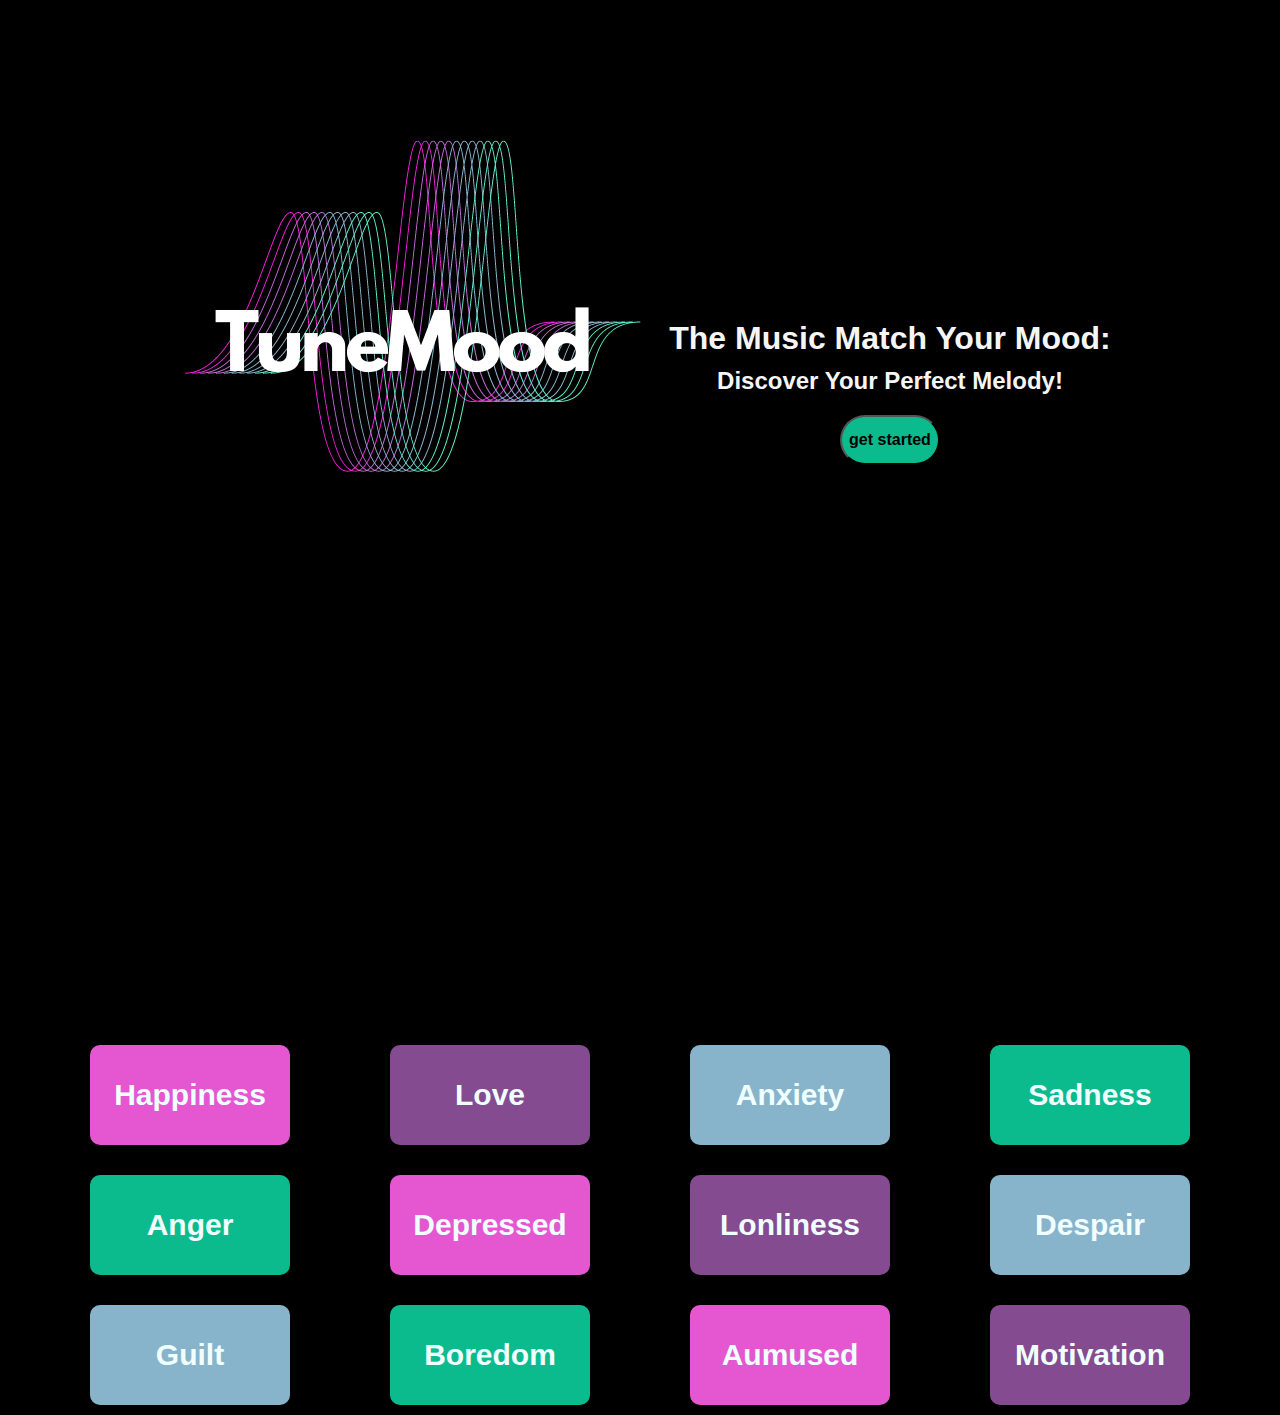
<file: index.html>
<html lang="en">
<head>
    <meta charset="UTF-8">
    <meta http-equiv="X-UA-Compatible" content="IE=edge">
    <meta name="viewport" content="width=device-width, initial-scale=1.0">
    <link rel="icon" href="icon.in.c.jpg">
    <link rel="stylesheet" href="style.css">
    <title>TuneMooD</title>
</head>
<body>

    

    <div class="container">
         
        <div class="bgI">
            <img src="mainbg.png" alt="">

        </div>
        
         <div class="content">

             <h1>The Music Match Your Mood: </h1>
             <h2>Discover Your Perfect Melody!</h2> 
             <div class="button">
                <button class="getstarted" id="mybutton">get started</button>
            </div>
        </div>
        
        
    </div>
    <div class="contentBelow" id="contentBelow">
      
        <ul class="con1">
            <li onclick="window.location.href='Home.html'">Happiness</li>
            <li onclick="window.location.href='Home.html'">Love</li>
            <li onclick="window.location.href='Home.html'">Anxiety</li>
            <li onclick="window.location.href='Home.html'">Sadness</li>
            <li onclick="window.location.href='Home.html'">Anger</li>
            <li onclick="window.location.href='Home.html'">Depressed</li>
            <li onclick="window.location.href='Home.html'">Lonliness</li>
            <li onclick="window.location.href='Home.html'">Despair</li>
            <li onclick="window.location.href='Home.html'">Guilt</li>       
            <li onclick="window.location.href='Home.html'">Boredom</li>
            <li onclick="window.location.href='Home.html'">Aumused</li>
            <li onclick="window.location.href='Home.html'">Motivation</li>
        </ul>
       
    </div>

    

    <script src="script.js"></script>
</body>
</html>
</file>
<file: style.css>
@import url('https://fonts.googleapis.com/css2?family=Geologica:wght@200;300&display=swap');
*{
    margin: 0;
    padding: 0;
    
}

body{
    min-height: auto;
    background-color: black;    
}


nav{
    padding-top: 5px;
    padding-left: 5px;
    padding-right: 5px;
    
}


nav ul{
    display: flex;
    list-style-type: none;
    height: 65px;
    background-color: #3B3939;
    color: whitesmoke;
    align-items: center;
    font-weight: bolder;
    font-size: 1.2rem;
    border-radius: 20px;
}

nav ul li{
    padding: 0px 20px;
    cursor: pointer;
    font-family: sans-serif;
    
}

nav ul li i{
    padding: 5px;
    color: whitesmoke;
}

nav ul li img{
    width: 20px;
    border-radius: 10px;
    padding: 2px;
}

.playlist{
    display: flex;
    text-align: center;
    justify-content: center;
    bottom: 10px;
}

.logo img{
    width: 80px;
    padding: 5px 5px;
}

.logo{
    display: flex;
    align-items: center;
    font-weight: bolder;
}

.container{
    display: flex;
    min-height: 100vh;
    color: whitesmoke;
    text-align: center;
    justify-content: center;
    background-repeat: no-repeat;
    background-size: contain;
  background-position: center;
  background-size: 70vh;
  margin-top: 15vh;
}



.search{
    display: flex;
    width: 50vw;
}

#progressbar{
    width: 80vw;
    text-align: center;
    cursor: pointer;
}

button{
    background-color: #0CBB8D;
    font-size: medium;
    width: 100px;
    height: 50px;
    border-radius: 30px;
    font-family: sans-serif;
    font-size:medium;
    cursor: pointer;
}

.container h1{
    font-weight: bolder;
    margin-top: 20vh;
    padding: 5px;
    font-family: sans-serif;
}

.container h2{
    font-weight: bolder;
    padding: 5px;
    font-family: sans-serif;
}
.getstarted{
    margin-top: 15px;
    font-family: sans-serif;
    font-weight: bolder;
    cursor: pointer;
}


.contentBelow{
    color: azure;
    display: flex;
    align-items: center;
    justify-content: center;
    padding: 10px;
}

.contentBelow h1{
    display: flex;
    flex-direction: column;
}

.heading{
    display: flex;
    flex-direction: column;
    justify-content: center;
}

.con1 {
    display: grid;
    grid-template-columns: repeat(4, 1fr);
    grid-template-rows: repeat(3, 1fr);
    row-gap:30px;
    column-gap: 100px; /* Adjust the value to set the gap between items */
    
  }
  
  .con1 li {
    display: flex;
    list-style-type: none;
    align-items: center;
    justify-content: center;
    width: 200px;
    height: 100px;
    font-size: 30px;
    border-radius: 10px;
    font-family: sans-serif;
    font-weight: bold;
    cursor: pointer;
  }

  li:nth-child(1) {
    background-color: #e457d1 ;
  }

  li:nth-child(6) {
    background-color:  #e457d1 ;
  }

  li:nth-child(11) {
    background-color:  #e457d1 ;
  }

  li:nth-child(2) {
    background-color:#844b91  ;
  }

  li:nth-child(7) {
    background-color: #844b91 ;
  }

  li:nth-child(12) {
    background-color: #844b91 ;
  }

  li:nth-child(3) {
    background-color: #88B4CB;
  }

  li:nth-child(8) {
    background-color: #88B4CB;
  }

  li:nth-child(9) {
    background-color: #88B4CB;
  }

  li:nth-child(4) {
    background-color: #0CBB8D;
  }

  li:nth-child(5) {
    background-color:#0CBB8D;
  }

  li:nth-child(10) {
    background-color:#0CBB8D ;
  }
</file>
